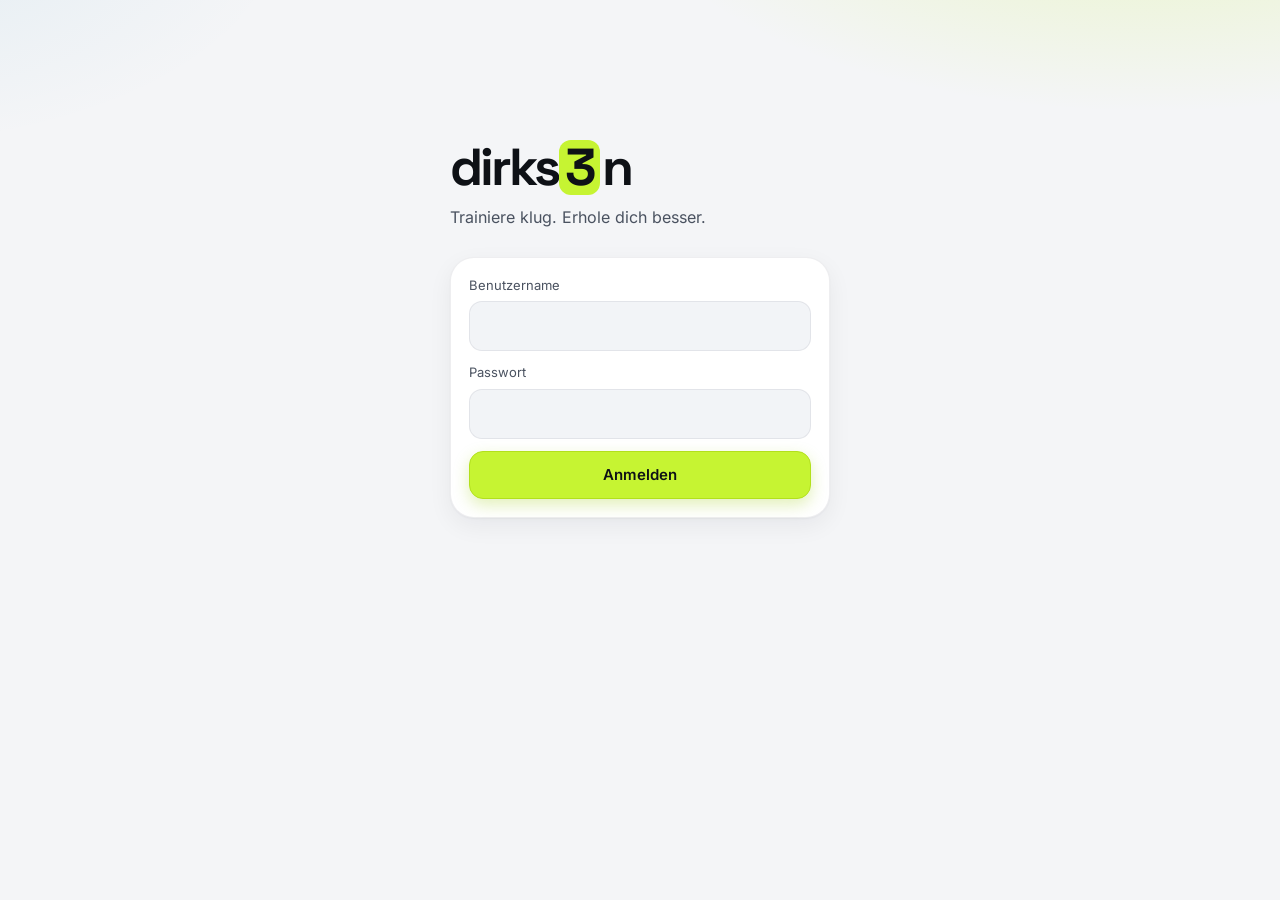
<file: dirks3n/public/index.html>
<!doctype html>
<html lang="de">
<head>
  <meta charset="utf-8">
  <meta name="viewport" content="width=device-width, initial-scale=1, viewport-fit=cover">
  <title>dirks3n</title>
  <meta name="description" content="Persönliche KI-Fitness-App">
  <meta name="theme-color" content="#f4f5f7">
  <meta name="color-scheme" content="light">
  <meta name="apple-mobile-web-app-capable" content="yes">
  <meta name="mobile-web-app-capable" content="yes">
  <meta name="apple-mobile-web-app-status-bar-style" content="default">
  <meta name="apple-mobile-web-app-title" content="dirks3n">
  <link rel="manifest" href="manifest.webmanifest">
  <link rel="icon" href="assets/icons/icon-192.png" sizes="192x192">
  <link rel="apple-touch-icon" href="assets/icons/apple-touch-icon.png">
  <link rel="preload" href="assets/fonts/inter-latin.woff2" as="font" type="font/woff2" crossorigin>
  <link rel="preload" href="assets/fonts/space-grotesk-latin.woff2" as="font" type="font/woff2" crossorigin>
  <link rel="stylesheet" href="assets/css/app.css?v=6">
</head>
<body>
  <div id="app" class="app">
    <div class="boot"><div class="spinner" aria-label="Lädt"></div></div>
  </div>

  <nav id="tabbar" class="tabbar" hidden>
    <a href="#/heute" data-tab="heute">
      <svg class="ico" viewBox="0 0 24 24" aria-hidden="true"><path d="M4 17a8 8 0 1 1 16 0"/><path d="M12 17l4-5"/></svg>
      <span>Heute</span>
    </a>
    <a href="#/training" data-tab="training">
      <svg class="ico" viewBox="0 0 24 24" aria-hidden="true"><path d="M6.5 6.5v11M17.5 6.5v11M3.5 9v6M20.5 9v6M6.5 12h11"/></svg>
      <span>Training</span>
    </a>
    <a href="#/statistik" data-tab="statistik">
      <svg class="ico" viewBox="0 0 24 24" aria-hidden="true"><path d="M4 20V11M10 20V5M16 20v-6M21 20H3"/></svg>
      <span>Statistik</span>
    </a>
    <a href="#/einstellungen" data-tab="einstellungen">
      <svg class="ico" viewBox="0 0 24 24" aria-hidden="true"><circle cx="12" cy="8" r="4"/><path d="M4 21c1.6-4 4.6-6 8-6s6.4 2 8 6"/></svg>
      <span>Profil</span>
    </a>
  </nav>

  <div id="toast" class="toast" role="status" aria-live="polite" hidden></div>

  <script src="assets/vendor/chart.umd.min.js?v=4.4.7"></script>
  <script src="assets/js/app.js?v=6"></script>
</body>
</html>
</file>
<file: dirks3n/public/assets/css/app.css>
/* dirks3n – Design-System (hell)
 * Klares Weiß, Limetten-Akzent, Space Grotesk für Zahlen & Titel, Inter für Text.
 * Schriften liegen lokal auf dem Server (kein Google Fonts, kein Tracking).
 */
@font-face { font-family: "Inter"; src: url("../fonts/inter-latin.woff2") format("woff2"); font-weight: 100 900; font-display: swap;
  unicode-range: U+0000-00FF, U+0131, U+0152-0153, U+02BB-02BC, U+02C6, U+02DA, U+02DC, U+0304, U+0308, U+0329, U+2000-206F, U+20AC, U+2122, U+2191, U+2193, U+2212, U+2215, U+FEFF, U+FFFD; }
@font-face { font-family: "Inter"; src: url("../fonts/inter-latin-ext.woff2") format("woff2"); font-weight: 100 900; font-display: swap;
  unicode-range: U+0100-02BA, U+02BD-02C5, U+02C7-02CC, U+02CE-02D7, U+02DD-02FF, U+0304, U+0308, U+0329, U+1D00-1DBF, U+1E00-1E9F, U+1EF2-1EFF, U+2020, U+20A0-20AB, U+20AD-20C0, U+2113, U+2C60-2C7F, U+A720-A7FF; }
@font-face { font-family: "Space Grotesk"; src: url("../fonts/space-grotesk-latin.woff2") format("woff2"); font-weight: 300 700; font-display: swap; }

:root {
  color-scheme: light;
  /* Flächen */
  --bg: #f4f5f7;
  --surface-1: #ffffff;
  --surface-2: #f2f4f7;
  --surface-3: #e6e9ee;
  --border: rgba(15, 23, 42, 0.07);
  --border-strong: rgba(15, 23, 42, 0.12);
  /* Text */
  --text-primary: #0e1116;
  --text-secondary: #4a5260;
  --text-muted: #868e9b;
  /* Marke: Limette als Fläche (mit dunkler Schrift), dunkles Grün für Text-Akzente */
  --lime: #c6f432;
  --lime-ink: #0e1116;
  --lime-soft: rgba(166, 214, 20, 0.16);
  --accent-text: #4b7a00;
  --cyan: #0e86b8;
  /* Datenreihen – validiert (Farbsehschwäche & Kontrast) für hellen Grund */
  --series-1: #1f7fd1;
  --series-2: #5e8e12;
  --series-3: #7b61e8;
  --series-4: #d9621f;
  /* Status – immer mit Icon + Text */
  --good: #3b7d0c;
  --ok: #0e7fb0;
  --warning: #a96300;
  --critical: #d22d2d;

  --radius-lg: 24px;
  --radius: 18px;
  --radius-sm: 12px;
  --gutter: 16px;
  --tabbar-h: 68px;
  --font: "Inter", -apple-system, BlinkMacSystemFont, "Segoe UI", system-ui, sans-serif;
  --font-display: "Space Grotesk", "Inter", system-ui, sans-serif;
  --shadow: 0 1px 2px rgba(15, 23, 42, 0.04), 0 8px 24px rgba(15, 23, 42, 0.06);
  --shadow-lg: 0 12px 32px rgba(15, 23, 42, 0.12);
}

* { box-sizing: border-box; }
html, body { margin: 0; background: var(--bg); color: var(--text-primary); }
body {
  font: 15px/1.5 var(--font);
  font-feature-settings: "cv11", "ss01";
  -webkit-font-smoothing: antialiased;
  -webkit-tap-highlight-color: transparent;
  overflow-x: hidden;
  min-height: 100vh;
  background:
    radial-gradient(900px 420px at 90% -140px, rgba(198, 244, 50, 0.28), transparent 60%),
    radial-gradient(700px 380px at -10% -80px, rgba(14, 134, 184, 0.08), transparent 60%),
    var(--bg);
  background-attachment: fixed;
}
button, input, textarea, select { font: inherit; color: inherit; }
a { color: var(--accent-text); text-decoration: none; font-weight: 600; }
[hidden] { display: none !important; }
.num { font-family: var(--font-display); font-variant-numeric: tabular-nums; letter-spacing: -0.02em; }

.app {
  max-width: 640px;
  margin: 0 auto;
  padding: calc(env(safe-area-inset-top) + 14px) var(--gutter) calc(var(--tabbar-h) + env(safe-area-inset-bottom) + 34px);
}

/* ---------------------------------------------------------------- Kopfzeile */
.header { display: flex; align-items: flex-end; justify-content: space-between; gap: 12px; margin: 10px 2px 18px; }
.eyebrow { font-size: 12px; font-weight: 600; letter-spacing: .12em; text-transform: uppercase; color: var(--text-muted); }
.header h1 { font-family: var(--font-display); font-size: 34px; line-height: 1.05; margin: 4px 0 0; letter-spacing: -0.035em; font-weight: 700; }
.header h1 .accent { color: #9bd60a; }
.pillnav { display: flex; gap: 4px; padding: 4px; border-radius: 999px; background: var(--surface-1); border: 1px solid var(--border); box-shadow: var(--shadow); }
.iconbtn {
  width: 36px; height: 36px; border-radius: 999px; border: 0; background: transparent;
  display: grid; place-items: center; cursor: pointer; color: var(--text-primary);
}
.iconbtn:active { background: var(--surface-3); }
.iconbtn:disabled { opacity: .3; cursor: default; }
.ico { width: 20px; height: 20px; fill: none; stroke: currentColor; stroke-width: 1.8; stroke-linecap: round; stroke-linejoin: round; flex: none; }
.ico.sm { width: 16px; height: 16px; }
.ico.lg { width: 24px; height: 24px; }

/* ---------------------------------------------------------------- Karten */
.card {
  position: relative;
  background: var(--surface-1);
  border: 1px solid var(--border);
  border-radius: var(--radius-lg);
  padding: 18px;
  margin-bottom: 14px;
  box-shadow: var(--shadow);
}
.card-head { display: flex; align-items: center; justify-content: space-between; gap: 10px; margin-bottom: 12px; }
.card-title { display: flex; align-items: center; gap: 8px; font-size: 13px; font-weight: 600; color: var(--text-secondary); letter-spacing: .01em; }
.card-title .ico { color: var(--text-muted); }
.muted { color: var(--text-muted); }
.secondary { color: var(--text-secondary); }
.small { font-size: 13px; }
.tag { font-size: 11px; font-weight: 600; letter-spacing: .06em; text-transform: uppercase; color: var(--text-secondary); padding: 4px 8px; border-radius: 999px; background: var(--surface-2); border: 1px solid var(--border); }

/* ---------------------------------------------------------------- Bereitschaft (Hero) */
.hero { padding: 20px; overflow: hidden; }
.hero::after {
  content: ""; position: absolute; inset: auto -40px -80px auto; width: 240px; height: 240px; border-radius: 50%;
  background: radial-gradient(circle, var(--glow, rgba(198,244,50,.3)), transparent 65%); pointer-events: none;
}
.readiness { display: grid; grid-template-columns: 148px 1fr; gap: 18px; align-items: center; position: relative; z-index: 1; }
.ring { position: relative; width: 148px; height: 148px; }
.ring svg { width: 148px; height: 148px; transform: rotate(-90deg); }
.ring .track { stroke: var(--surface-3); }
.ring .value { stroke-linecap: round; transition: stroke-dashoffset 1s cubic-bezier(.2,.8,.2,1); }
.ring .center { position: absolute; inset: 0; display: grid; place-items: center; text-align: center; }
.ring .score { font-family: var(--font-display); font-size: 48px; font-weight: 700; line-height: 1; letter-spacing: -0.04em; }
.ring .of { font-size: 11px; color: var(--text-muted); letter-spacing: .1em; text-transform: uppercase; margin-top: 4px; }
.status { display: inline-flex; align-items: center; gap: 6px; font-weight: 600; font-size: 15px; }
.status.good { color: var(--good); } .status.ok { color: var(--ok); } .status.warning { color: var(--warning); } .status.critical { color: var(--critical); } .status.none { color: var(--text-muted); }
.meters { display: grid; grid-template-columns: 1fr; gap: 9px; }
@media (min-width: 480px) { .meters { grid-template-columns: 1fr 1fr; gap: 12px 16px; } }
.meter .lbl { display: flex; justify-content: space-between; gap: 8px; font-size: 12px; color: var(--text-secondary); margin-bottom: 5px; }
.meter .lbl b { color: var(--text-primary); font-weight: 600; font-family: var(--font-display); }
.meter .bar { height: 4px; background: var(--surface-3); border-radius: 4px; overflow: hidden; }
.meter .bar > i { display: block; height: 100%; border-radius: 4px; background: linear-gradient(90deg, #2bb3d6, #9bd60a); }

/* ---------------------------------------------------------------- Plan des Tages */
.plan-top { display: flex; gap: 14px; align-items: center; }
.kind-ico {
  width: 54px; height: 54px; border-radius: 16px; display: grid; place-items: center; flex: none;
  background: var(--lime); color: var(--lime-ink); border: 1px solid rgba(120,170,0,.35);
}
.kind-ico.rest { background: #ece8ff; color: #5b43d6; border-color: rgba(91,67,214,.2); }
.kind-ico.easy { background: #e2f3fa; color: #0b6f99; border-color: rgba(11,111,153,.2); }
.kind-ico .ico { width: 28px; height: 28px; stroke-width: 1.7; }
.plan-title { font-family: var(--font-display); font-size: 24px; line-height: 1.15; font-weight: 700; letter-spacing: -0.025em; margin: 2px 0 0; }
.chips { display: flex; flex-wrap: wrap; gap: 6px; margin: 14px 0 12px; }
.chip { display: inline-flex; align-items: center; gap: 6px; padding: 7px 11px; border-radius: 999px; background: var(--surface-2); border: 1px solid var(--border); font-size: 13px; color: var(--text-secondary); }
.chip b { color: var(--text-primary); font-weight: 600; }
.chip .ico { width: 14px; height: 14px; }
.reason { color: var(--text-secondary); margin: 0; line-height: 1.55; }
.session { list-style: none; padding: 0; margin: 16px 0 0; counter-reset: ex; }
.session li { display: grid; grid-template-columns: 28px 1fr auto; gap: 10px; align-items: center; padding: 11px 0; border-top: 1px solid var(--border); counter-increment: ex; }
.session li::before {
  content: counter(ex); width: 24px; height: 24px; border-radius: 8px; display: grid; place-items: center;
  font: 600 12px var(--font-display); color: var(--text-secondary); background: var(--surface-2);
}
.session li span:last-child { color: var(--text-secondary); text-align: right; font-variant-numeric: tabular-nums; font-size: 14px; }
.warn { margin-top: 12px; padding: 11px 13px; border-radius: 14px; background: #fff6e6; border: 1px solid #f6dfae; color: #7a4a00; font-size: 14px; display: flex; gap: 10px; align-items: flex-start; }
.engine { font-size: 12px; color: var(--text-muted); margin-top: 14px; display: flex; justify-content: space-between; gap: 8px; flex-wrap: wrap; align-items: center; }
.dot { width: 7px; height: 7px; border-radius: 50%; display: inline-block; margin-right: 6px; vertical-align: 0; background: #7cc000; box-shadow: 0 0 0 3px rgba(124,192,0,.18); }
.dot.off { background: var(--text-muted); box-shadow: none; }

/* ---------------------------------------------------------------- Kacheln */
.tiles { display: grid; grid-template-columns: repeat(2, minmax(0, 1fr)); gap: 10px; margin-bottom: 14px; }
.tile {
  background: var(--surface-1); box-shadow: var(--shadow);
  border: 1px solid var(--border); border-radius: var(--radius); padding: 14px 14px 10px; min-width: 0; overflow: hidden;
}
.tile .label { display: flex; align-items: center; gap: 6px; font-size: 12px; color: var(--text-secondary); font-weight: 500; }
.tile .label .ico { width: 15px; height: 15px; color: var(--text-muted); }
.tile .val { font-family: var(--font-display); font-size: 28px; font-weight: 700; margin-top: 6px; letter-spacing: -0.03em; font-variant-numeric: tabular-nums; line-height: 1.1; }
.tile .val small { font-family: var(--font); font-size: 13px; font-weight: 500; color: var(--text-muted); margin-left: 4px; letter-spacing: 0; }
.tile .delta { font-size: 12px; color: var(--text-secondary); margin-top: 3px; min-height: 18px; white-space: nowrap; overflow: hidden; text-overflow: ellipsis; }
.spark { display: block; width: 100%; height: 28px; margin-top: 6px; }

/* ---------------------------------------------------------------- Listen */
.list { list-style: none; margin: 0; padding: 0; }
.list li { display: flex; gap: 12px; padding: 11px 0; border-top: 1px solid var(--border); align-items: center; }
.list li:first-child { border-top: 0; padding-top: 2px; }
.list .time { color: var(--text-secondary); font-variant-numeric: tabular-nums; min-width: 92px; font-size: 13px; font-family: var(--font-display); }
.list .grow { flex: 1; min-width: 0; overflow-wrap: anywhere; }
.list .badge-ico { width: 34px; height: 34px; border-radius: 11px; display: grid; place-items: center; background: var(--surface-2); color: var(--text-secondary); flex: none; }

/* ---------------------------------------------------------------- Knöpfe & Formulare */
.btn {
  display: inline-flex; align-items: center; justify-content: center; gap: 8px;
  padding: 12px 18px; border-radius: 14px; border: 1px solid var(--border-strong);
  background: var(--surface-2); color: var(--text-primary); font-weight: 600; cursor: pointer; min-height: 46px; font-size: 15px;
}
.btn:active { transform: scale(.985); }
.btn.primary { background: var(--lime); border-color: #b2e01c; color: var(--lime-ink); box-shadow: 0 6px 16px rgba(150,200,0,.28); }
.btn.ghost { background: var(--surface-1); }
.btn.danger { color: var(--critical); }
.btn.block { width: 100%; }
.btn:disabled { opacity: .5; cursor: default; }
.row { display: flex; gap: 10px; flex-wrap: wrap; }
.row > * { flex: 1; }
label.field { display: block; margin-bottom: 12px; }
label.field span { display: block; font-size: 13px; color: var(--text-secondary); margin-bottom: 6px; }
input, textarea, select {
  width: 100%; padding: 12px 14px; border-radius: 13px; border: 1px solid var(--border);
  background: var(--surface-2); color: var(--text-primary); font-size: 16px; /* 16px: iOS zoomt sonst */
}
textarea { min-height: 84px; resize: vertical; }
input:focus, textarea:focus, select:focus { outline: 2px solid #9bd60a; outline-offset: 1px; background: #fff; }
.code { font-family: ui-monospace, SFMono-Regular, Menlo, monospace; font-size: 12.5px; overflow-wrap: anywhere; background: var(--surface-2); padding: 10px 12px; border-radius: 12px; border: 1px solid var(--border); }
.progress { height: 6px; background: var(--surface-3); border-radius: 6px; overflow: hidden; }
.progress > i { display: block; height: 100%; background: linear-gradient(90deg, #2bb3d6, #9bd60a); border-radius: 6px; }
.kv { display: grid; grid-template-columns: auto 1fr; gap: 6px 14px; font-size: 14px; margin: 4px 0 14px; }
.kv dt { color: var(--text-muted); } .kv dd { margin: 0; text-align: right; color: var(--text-primary); }

/* ---------------------------------------------------------------- Hinweis-Banner */
.banner { display: flex; gap: 12px; align-items: center; padding: 14px; border-radius: var(--radius); margin-bottom: 14px; background: #fff6e6; border: 1px solid #f6dfae; color: #7a4a00; }
.banner .grow { flex: 1; font-size: 14px; color: #7a4a00; }
.banner .btn { min-height: 38px; padding: 8px 14px; font-size: 14px; }

/* ---------------------------------------------------------------- Segment-Umschalter */
.segment { display: grid; grid-auto-flow: column; grid-auto-columns: 1fr; background: var(--surface-3); border: 1px solid var(--border); border-radius: 999px; padding: 4px; margin-bottom: 16px; }
.segment button { border: 0; background: transparent; padding: 9px 4px; border-radius: 999px; color: var(--text-secondary); font-weight: 600; font-size: 14px; cursor: pointer; }
.segment button[aria-pressed="true"] { background: var(--surface-1); color: var(--text-primary); box-shadow: 0 1px 3px rgba(15,23,42,.12); }

/* ---------------------------------------------------------------- Diagramme */
.chart-head { display: flex; justify-content: space-between; align-items: flex-start; gap: 10px; }
.chart-head .big { font-family: var(--font-display); font-size: 30px; font-weight: 700; font-variant-numeric: tabular-nums; letter-spacing: -0.03em; line-height: 1.1; margin-top: 4px; }
.chart-head .big small { font-family: var(--font); font-size: 13px; font-weight: 500; color: var(--text-muted); margin-left: 4px; letter-spacing: 0; }
.trend { font-size: 12px; color: var(--text-secondary); text-align: right; white-space: nowrap; }
.trend .pill { display: inline-flex; align-items: center; gap: 4px; padding: 3px 8px; border-radius: 999px; font-weight: 600; background: var(--surface-2); }
.chart-box { position: relative; height: 180px; margin-top: 12px; }
.legend { display: flex; gap: 14px; flex-wrap: wrap; font-size: 12px; color: var(--text-secondary); margin-top: 10px; }
.legend i { display: inline-block; width: 10px; height: 10px; border-radius: 3px; margin-right: 6px; vertical-align: -1px; }
.empty { color: var(--text-muted); font-size: 14px; padding: 18px 0 6px; text-align: center; }
details.table summary { cursor: pointer; color: var(--text-muted); font-size: 12px; margin-top: 10px; }
details.table table { width: 100%; border-collapse: collapse; font-size: 13px; margin-top: 6px; font-variant-numeric: tabular-nums; }
details.table td, details.table th { padding: 5px 2px; border-bottom: 1px solid var(--border); text-align: right; }
details.table td:first-child, details.table th:first-child { text-align: left; }

/* ---------------------------------------------------------------- Login */
.login { max-width: 380px; margin: 14vh auto 0; }
.wordmark { font-family: var(--font-display); font-size: 52px; font-weight: 700; letter-spacing: -0.06em; line-height: 1; }
.wordmark span { color: var(--lime-ink); background: var(--lime); border-radius: 12px; padding: 0 6px; margin: 0 2px; display: inline-block; line-height: 1.05; }
.login .tagline { color: var(--text-secondary); margin: 10px 0 28px; font-size: 16px; }
.error { color: var(--critical); font-size: 14px; margin: 8px 0; }

/* ---------------------------------------------------------------- Tab-Leiste (schwebend) */
.tabbar {
  position: fixed; left: 50%; transform: translateX(-50%); z-index: 10;
  bottom: calc(env(safe-area-inset-bottom) + 12px);
  width: min(380px, calc(100% - 32px)); height: var(--tabbar-h);
  display: grid; grid-template-columns: repeat(3, 1fr); padding: 6px; gap: 4px;
  background: rgba(255, 255, 255, 0.82);
  -webkit-backdrop-filter: blur(20px) saturate(160%); backdrop-filter: blur(20px) saturate(160%);
  border: 1px solid var(--border-strong); border-radius: 26px; box-shadow: var(--shadow-lg);
}
.tabbar a { display: flex; flex-direction: column; align-items: center; justify-content: center; gap: 3px; color: var(--text-muted); font-size: 11px; font-weight: 600; border-radius: 20px; }
.tabbar .ico { width: 22px; height: 22px; }
.tabbar a.active { color: var(--lime-ink); background: var(--lime); }

/* ---------------------------------------------------------------- Diverses */
.boot { min-height: 70vh; display: grid; place-items: center; }
.spinner { width: 26px; height: 26px; border-radius: 50%; border: 3px solid var(--surface-3); border-top-color: #7cc000; animation: spin .8s linear infinite; display: inline-block; }
@keyframes spin { to { transform: rotate(360deg); } }
.toast {
  position: fixed; left: 50%; transform: translateX(-50%);
  bottom: calc(var(--tabbar-h) + env(safe-area-inset-bottom) + 26px);
  background: #0e1116; border: 1px solid #0e1116; color: #fff;
  padding: 11px 16px; border-radius: 14px; font-size: 14px; z-index: 20; max-width: calc(100% - 32px); box-shadow: var(--shadow-lg);
}
.footer-info { color: var(--text-muted); font-size: 12px; text-align: center; margin-top: 20px; line-height: 1.8; }
.skeleton { background: linear-gradient(90deg, var(--surface-3), var(--surface-2), var(--surface-3)); background-size: 200% 100%; animation: shimmer 1.2s infinite; border-radius: var(--radius-lg); height: 150px; margin-bottom: 14px; }
@keyframes shimmer { to { background-position: -200% 0; } }
.fade-in { animation: fadeIn .35s ease both; }
@keyframes fadeIn { from { opacity: 0; transform: translateY(6px); } to { opacity: 1; transform: none; } }

@media (min-width: 560px) {
  .tiles { grid-template-columns: repeat(3, minmax(0, 1fr)); }
}
@media (max-width: 360px) {
  .readiness { grid-template-columns: 1fr; justify-items: center; }
  .header h1 { font-size: 30px; }
}
@media (prefers-reduced-motion: reduce) {
  * { animation: none !important; transition: none !important; }
}

/* ================================================================ Training */
.tabbar { grid-template-columns: repeat(4, 1fr); width: min(420px, calc(100% - 24px)); }
.tabbar a { font-size: 10.5px; }

.thumb { position: relative; width: 56px; height: 56px; border-radius: 14px; overflow: hidden; background: var(--surface-2); flex: none; border: 1px solid var(--border); }
.thumb img { position: absolute; inset: 0; width: 100%; height: 100%; object-fit: cover; }
.thumb.lg { width: 100%; height: auto; aspect-ratio: 4 / 3; border-radius: 18px; }
.thumb .f2 { animation: frame 2.4s steps(1) infinite; }
@keyframes frame { 0% { opacity: 0; } 50% { opacity: 1; } }
.thumb .noimg { position: absolute; inset: 0; display: grid; place-items: center; color: var(--text-muted); }

.ex-row { display: flex; gap: 12px; align-items: center; padding: 10px 0; border-top: 1px solid var(--border); cursor: pointer; }
.ex-row:first-child { border-top: 0; }
.ex-row .grow { flex: 1; min-width: 0; }
.ex-row .name { font-weight: 600; }
.ex-row .sub { font-size: 13px; color: var(--text-secondary); }
.ex-row .chev { color: var(--text-muted); }

.session-head { position: sticky; top: 0; z-index: 5; margin: 0 calc(-1 * var(--gutter)) 14px; padding: calc(env(safe-area-inset-top) + 10px) var(--gutter) 12px;
  background: rgba(244,245,247,.9); -webkit-backdrop-filter: blur(16px); backdrop-filter: blur(16px); border-bottom: 1px solid var(--border);
  display: flex; align-items: center; gap: 12px; }
.session-head .grow { flex: 1; min-width: 0; }
.session-head .title { font-family: var(--font-display); font-weight: 700; font-size: 18px; letter-spacing: -0.02em; white-space: nowrap; overflow: hidden; text-overflow: ellipsis; }
.session-head .clock { font-family: var(--font-display); font-variant-numeric: tabular-nums; color: var(--text-secondary); font-size: 14px; }
.session-head .btn { min-height: 40px; padding: 8px 14px; }

.ex-card .ex-top { display: flex; gap: 12px; align-items: center; margin-bottom: 12px; cursor: pointer; }
.ex-card .ex-name { font-family: var(--font-display); font-weight: 700; font-size: 18px; letter-spacing: -0.02em; line-height: 1.2; }
.ex-card .ex-sub { font-size: 12.5px; color: var(--text-secondary); margin-top: 2px; }
.sets { width: 100%; border-collapse: separate; border-spacing: 0 6px; }
.sets th { font-size: 11px; font-weight: 600; color: var(--text-muted); text-transform: uppercase; letter-spacing: .06em; text-align: center; padding: 0 2px; }
.sets th:first-child, .sets td:first-child { text-align: left; width: 34px; }
.sets td { text-align: center; padding: 0 3px; vertical-align: middle; }
.sets tr.done td { background: rgba(198, 244, 50, .18); }
.sets tr.done td:first-child { border-radius: 12px 0 0 12px; }
.sets tr.done td:last-child { border-radius: 0 12px 12px 0; }
.sets .no { display: inline-grid; place-items: center; width: 26px; height: 26px; border-radius: 8px; background: var(--surface-2); font: 600 12px var(--font-display); color: var(--text-secondary); }
.sets .target { font-size: 12.5px; color: var(--text-secondary); white-space: nowrap; font-variant-numeric: tabular-nums; }
.sets input { width: 100%; min-width: 0; max-width: 76px; padding: 9px 6px; text-align: center; font-family: var(--font-display); font-weight: 600; font-size: 17px; border-radius: 11px; }
.sets tr.done input { background: transparent; border-color: transparent; }
.check { width: 40px; height: 40px; border-radius: 12px; border: 1px solid var(--border-strong); background: var(--surface-1); display: grid; place-items: center; cursor: pointer; color: var(--text-muted); }
.check.on { background: var(--lime); border-color: #b2e01c; color: var(--lime-ink); }
.linkbtn { background: none; border: 0; color: var(--accent-text); font-weight: 600; padding: 8px 0; cursor: pointer; font-size: 14px; display: inline-flex; gap: 6px; align-items: center; }
.linkbtn.danger { color: var(--critical); }

.rest {
  position: fixed; left: 50%; transform: translateX(-50%); z-index: 15;
  bottom: calc(var(--tabbar-h) + env(safe-area-inset-bottom) + 22px);
  width: min(420px, calc(100% - 24px)); padding: 14px 16px; border-radius: 22px;
  background: #0e1116; color: #fff; box-shadow: var(--shadow-lg);
}
.rest .row1 { display: flex; align-items: center; gap: 12px; }
.rest .time { font-family: var(--font-display); font-size: 40px; font-weight: 700; letter-spacing: -0.03em; font-variant-numeric: tabular-nums; line-height: 1; }
.rest .lbl { font-size: 12px; color: #aab2bf; text-transform: uppercase; letter-spacing: .08em; }
.rest .next { font-size: 13px; color: #d5d9e0; margin-top: 2px; }
.rest .bar { height: 4px; border-radius: 4px; background: rgba(255,255,255,.12); overflow: hidden; margin: 12px 0 10px; }
.rest .bar > i { display: block; height: 100%; background: var(--lime); transition: width .25s linear; }
.rest .ctrl { display: flex; gap: 8px; }
.rest .ctrl button { flex: 1; min-height: 38px; border-radius: 12px; border: 1px solid rgba(255,255,255,.14); background: rgba(255,255,255,.06); color: #fff; font-weight: 600; cursor: pointer; }
.rest .ctrl button.go { background: var(--lime); color: var(--lime-ink); border-color: var(--lime); }
.rest.finished { background: var(--lime); color: var(--lime-ink); }
.rest.finished .lbl, .rest.finished .next { color: #2c3a00; }

.chipsrow { display: flex; gap: 6px; overflow-x: auto; padding-bottom: 4px; margin: 0 calc(-1 * var(--gutter)) 12px; padding-left: var(--gutter); padding-right: var(--gutter); scrollbar-width: none; }
.chipsrow::-webkit-scrollbar { display: none; }
.chipsrow button { flex: none; padding: 8px 13px; border-radius: 999px; border: 1px solid var(--border); background: var(--surface-1); font-size: 13px; font-weight: 600; color: var(--text-secondary); cursor: pointer; }
.chipsrow button[aria-pressed="true"] { background: #0e1116; color: #fff; border-color: #0e1116; }
.search { position: relative; margin-bottom: 12px; }
.search input { padding-left: 42px; border-radius: 14px; background: var(--surface-1); box-shadow: var(--shadow); }
.search .ico { position: absolute; left: 14px; top: 50%; transform: translateY(-50%); color: var(--text-muted); }

.stat-grid { display: grid; grid-template-columns: repeat(3, 1fr); gap: 8px; }
.stat-grid div { background: var(--surface-2); border-radius: 14px; padding: 10px 12px; }
.stat-grid b { display: block; font-family: var(--font-display); font-size: 20px; letter-spacing: -0.02em; }
.stat-grid span { font-size: 11.5px; color: var(--text-secondary); }
.pref { display: flex; gap: 8px; }
.pref button { flex: 1; }
.pref button[aria-pressed="true"] { background: #0e1116; color: #fff; border-color: #0e1116; }
.steps-list { margin: 0; padding-left: 20px; color: var(--text-secondary); }
.steps-list li { margin-bottom: 8px; }
.backlink { display: inline-flex; align-items: center; gap: 4px; font-weight: 600; color: var(--text-secondary); margin: 6px 0 4px; background: none; border: 0; cursor: pointer; padding: 6px 0; font-size: 15px; }
.trophy { display: flex; gap: 10px; align-items: center; padding: 10px 12px; border-radius: 14px; background: rgba(198,244,50,.2); margin-top: 8px; font-size: 14px; }

/* ================================================================ Ziel-Chat */
.chat { display: flex; flex-direction: column; gap: 10px; padding-bottom: 120px; }
.msg { max-width: 86%; padding: 11px 14px; border-radius: 18px; line-height: 1.5; white-space: pre-wrap; overflow-wrap: anywhere; font-size: 15px; }
.msg.assistant { align-self: flex-start; background: var(--surface-1); border: 1px solid var(--border); border-bottom-left-radius: 6px; box-shadow: var(--shadow); }
.msg.user { align-self: flex-end; background: #0e1116; color: #fff; border-bottom-right-radius: 6px; }
.msg.typing { color: var(--text-muted); }
.proposal { align-self: stretch; background: var(--surface-1); border: 2px solid #b2e01c; border-radius: 20px; padding: 14px; box-shadow: var(--shadow); }
.goal-item { display: flex; gap: 12px; padding: 10px 0; border-top: 1px solid var(--border); }
.goal-item:first-of-type { border-top: 0; }
.goal-prio { width: 28px; height: 28px; border-radius: 9px; display: grid; place-items: center; flex: none; font: 700 13px var(--font-display); background: var(--surface-2); color: var(--text-secondary); }
.goal-prio.p1 { background: var(--lime); color: var(--lime-ink); }
.goal-item .t { font-weight: 600; }
.goal-item .d { font-size: 13px; color: var(--text-secondary); }
.composer {
  position: fixed; left: 50%; transform: translateX(-50%); z-index: 12;
  bottom: calc(var(--tabbar-h) + env(safe-area-inset-bottom) + 22px);
  width: min(560px, calc(100% - 24px)); display: flex; gap: 8px; align-items: flex-end;
  padding: 8px; border-radius: 22px; background: rgba(255,255,255,.92); border: 1px solid var(--border-strong); box-shadow: var(--shadow-lg);
  -webkit-backdrop-filter: blur(16px); backdrop-filter: blur(16px);
}
.composer textarea { min-height: 44px; max-height: 140px; resize: none; border: 0; background: transparent; padding: 11px 10px; }
.composer textarea:focus { outline: none; background: transparent; }
.composer .btn { min-height: 44px; width: 44px; padding: 0; border-radius: 14px; flex: none; }
.goal-strip { display: flex; flex-direction: column; gap: 2px; }
</file>
